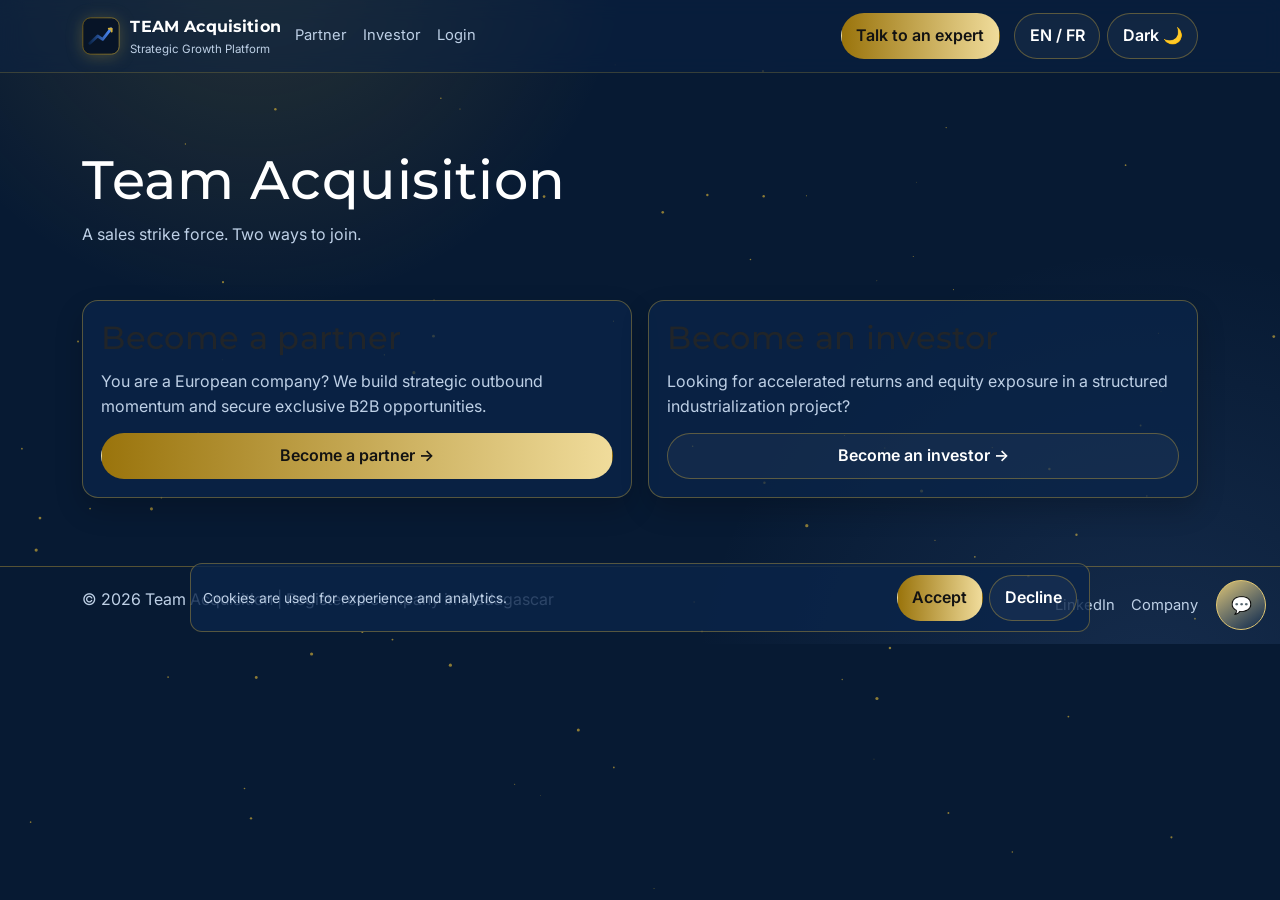
<file: index.html>
<!doctype html>
<html lang="en">
  <head>
    <meta charset="UTF-8" />
    <meta name="viewport" content="width=device-width, initial-scale=1.0" />
    <title>Team Acquisition | Strategic Platform</title>
    <meta name="description" content="Futuristic multilingual business gateway for Team Acquisition." />
    <link
      href="https://cdn.jsdelivr.net/npm/bootstrap@5.3.3/dist/css/bootstrap.min.css"
      rel="stylesheet"
      integrity="sha384-QWTKZyjpPEjISv5WaRU9OFeRpok6YctnYmDr5pNlyT2bRjXh0JMhjY6hW+ALEwIH"
      crossorigin="anonymous"
    />
    <link rel="preconnect" href="https://fonts.googleapis.com" />
    <link rel="preconnect" href="https://fonts.gstatic.com" crossorigin />
    <link href="https://fonts.googleapis.com/css2?family=Inter:wght@400;500;600;700&family=Montserrat:wght@600;700;800&display=swap" rel="stylesheet" />
    <link rel="stylesheet" href="./assets/platform.css" />
  </head>
  <body class="page-enter" data-page="index">
    <canvas id="starfield"></canvas>
    <div class="bg-overlay" aria-hidden="true"></div>

    <header class="site-header">
      <div class="container nav-row">
        <a class="brand" href="./" aria-label="Team Acquisition Home">
          <span class="logo-mark" aria-hidden="true">
            <svg viewBox="0 0 68 68" xmlns="http://www.w3.org/2000/svg">
              <defs>
                <linearGradient id="blueA" x1="0" x2="1">
                  <stop offset="0%" stop-color="#0a254a" />
                  <stop offset="100%" stop-color="#4f8dff" />
                </linearGradient>
                <linearGradient id="goldA" x1="0" x2="1">
                  <stop offset="0%" stop-color="#a87d0a" />
                  <stop offset="100%" stop-color="#d4af37" />
                </linearGradient>
              </defs>
              <rect x="1.5" y="1.5" width="65" height="65" rx="14" fill="#071427" stroke="url(#goldA)" />
              <path d="M14 47 L28 34 L37 40 L52 21" fill="none" stroke="url(#blueA)" stroke-width="5" stroke-linecap="round" stroke-linejoin="round" />
              <path d="M48 21 H53 V26" fill="none" stroke="#d4af37" stroke-width="3.5" stroke-linecap="round" stroke-linejoin="round" />
            </svg>
          </span>
          <span>
            <span class="brand-name">TEAM Acquisition</span>
            <small class="brand-sub" data-i18n="brand_sub">Strategic Growth Platform</small>
          </span>
        </a>

        <nav class="nav-links">
          <a href="./partenaire/" data-i18n="nav_partner">Partner</a>
          <a href="./investors/" data-i18n="nav_investor">Investor</a>
          <a href="./login/" data-i18n="nav_login">Login</a>
        </nav>

        <a class="btn btn-primary nav-cta" href="./partenaire/#form" data-i18n="nav_cta">Talk to an expert</a>

        <div class="utility-toggles">
          <button id="langToggle" class="toggle-btn" type="button">EN / FR</button>
          <button id="themeToggle" class="toggle-btn" type="button">Dark 🌙</button>
        </div>
      </div>
    </header>

    <main>
      <section class="hero container">
        <h1 data-i18n="hero_title">Team Acquisition</h1>
        <p data-i18n="hero_sub">A sales strike force. Two ways to join.</p>
      </section>

      <section class="container">
        <div class="card-grid">
          <article class="card">
            <h2 data-i18n="card_partner_title">Become a partner</h2>
            <p data-i18n="card_partner_desc">
              You are a European company? We build strategic outbound momentum and secure exclusive B2B opportunities.
            </p>
            <a class="btn btn-primary" href="./partenaire/" data-i18n="card_partner_cta">Become a partner →</a>
          </article>

          <article class="card">
            <h2 data-i18n="card_investor_title">Become an investor</h2>
            <p data-i18n="card_investor_desc">
              Looking for accelerated returns and equity exposure in a structured industrialization project?
            </p>
            <a class="btn btn-secondary" href="./investors/" data-i18n="card_investor_cta">Become an investor →</a>
          </article>
        </div>
      </section>
    </main>

    <footer class="footer">
      <div class="container footer-row">
        <p>© <span id="year"></span> <span data-i18n="footer_company">Team Acquisition | Registered company in Madagascar</span></p>
        <div class="nav-links">
          <a href="https://www.linkedin.com/in/wells-todison/" target="_blank" rel="noreferrer">LinkedIn</a>
          <a href="https://www.linkedin.com/company/team-acquisition" target="_blank" rel="noreferrer">Company</a>
        </div>
      </div>
    </footer>

    <script src="./assets/platform.js" defer></script>
    <script src="./assets/chatbot.js" defer></script>
  </body>
</html>
</file>
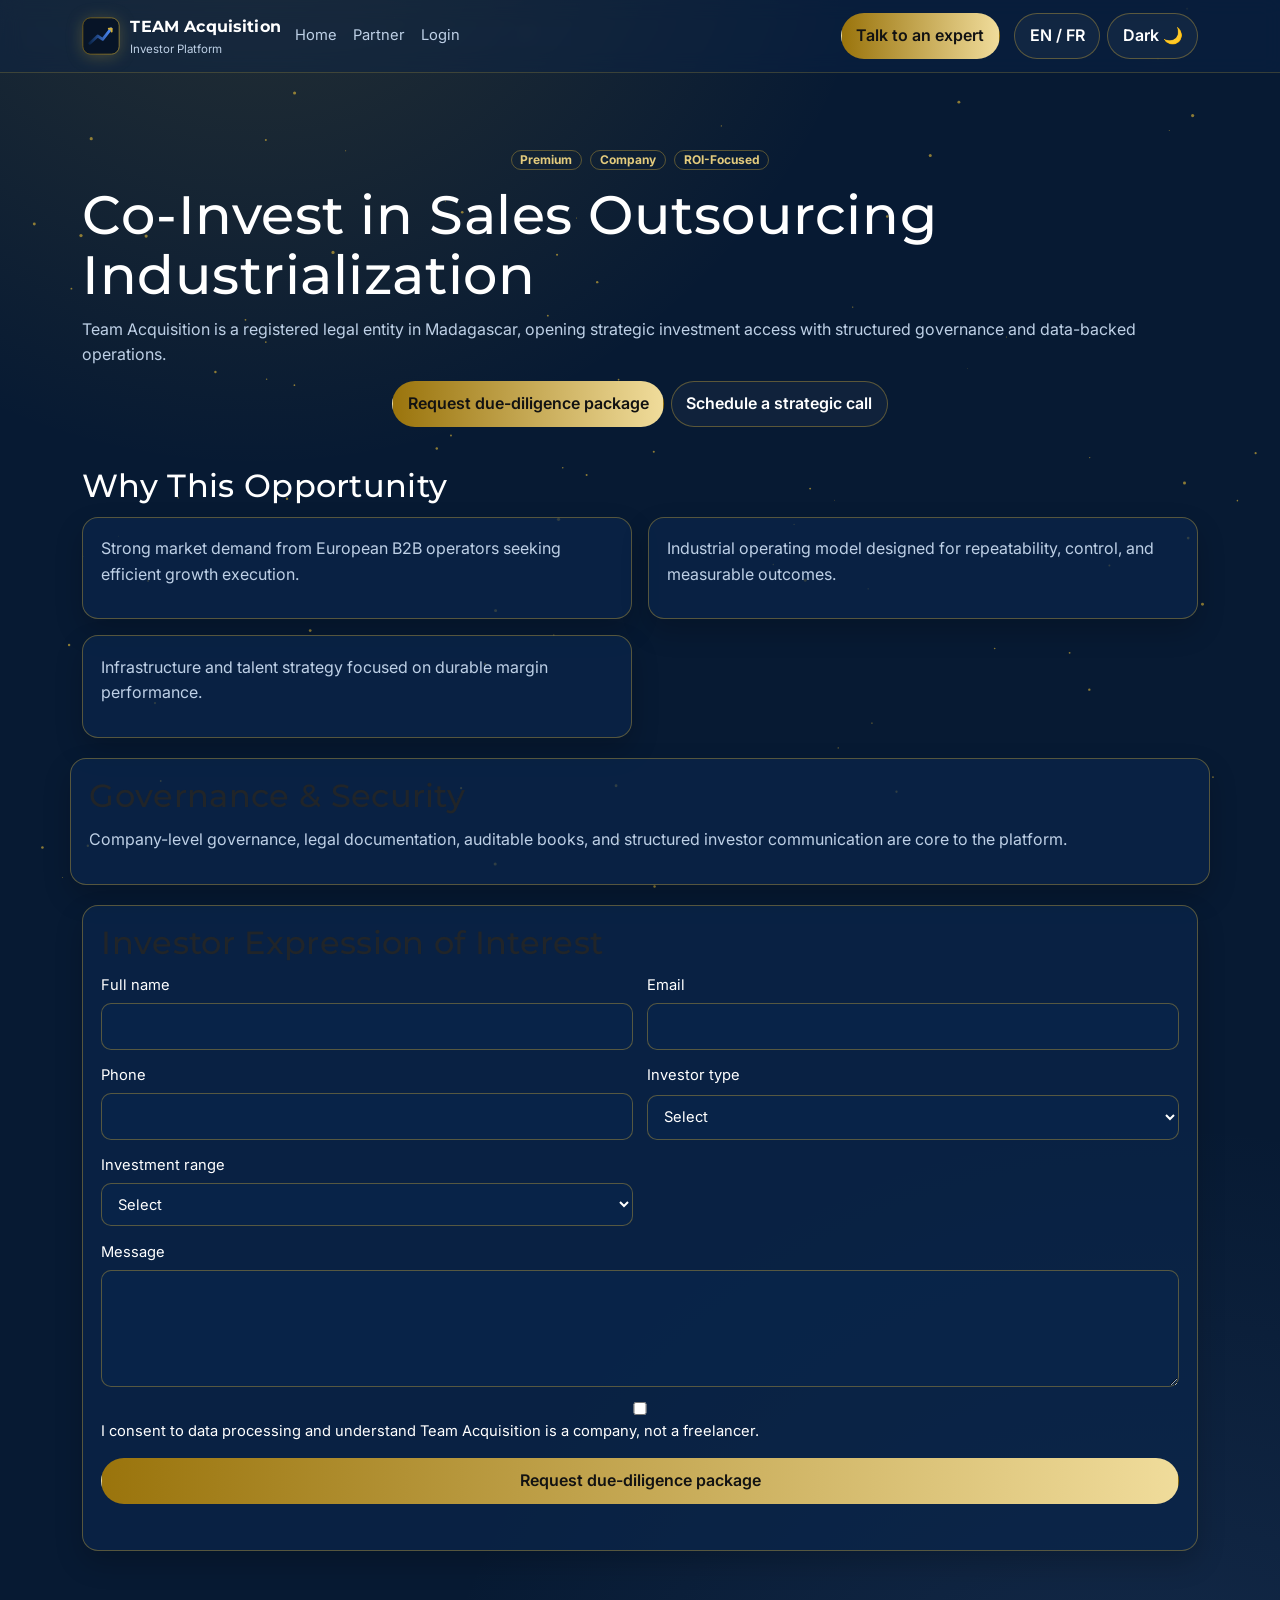
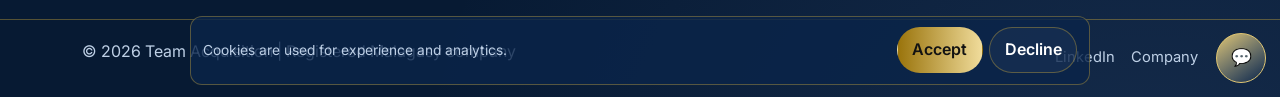
<file: investors/index.html>
<!doctype html>
<html lang="en">
  <head>
    <meta charset="UTF-8" />
    <meta name="viewport" content="width=device-width, initial-scale=1.0" />
    <title>Investors | Team Acquisition</title>
    <meta name="description" content="Investor access page for Team Acquisition strategic industrialization." />
    <link
      href="https://cdn.jsdelivr.net/npm/bootstrap@5.3.3/dist/css/bootstrap.min.css"
      rel="stylesheet"
      integrity="sha384-QWTKZyjpPEjISv5WaRU9OFeRpok6YctnYmDr5pNlyT2bRjXh0JMhjY6hW+ALEwIH"
      crossorigin="anonymous"
    />
    <link rel="preconnect" href="https://fonts.googleapis.com" />
    <link rel="preconnect" href="https://fonts.gstatic.com" crossorigin />
    <link href="https://fonts.googleapis.com/css2?family=Inter:wght@400;500;600;700&family=Montserrat:wght@600;700;800&display=swap" rel="stylesheet" />
    <link rel="stylesheet" href="../assets/platform.css" />
  </head>
  <body class="page-enter" data-page="investors">
    <canvas id="starfield"></canvas>
    <div class="bg-overlay" aria-hidden="true"></div>

    <header class="site-header">
      <div class="container nav-row">
        <a class="brand" href="../">
          <span class="logo-mark" aria-hidden="true">
            <svg viewBox="0 0 68 68" xmlns="http://www.w3.org/2000/svg">
              <defs>
                <linearGradient id="blueA" x1="0" x2="1"><stop offset="0%" stop-color="#0a254a" /><stop offset="100%" stop-color="#4f8dff" /></linearGradient>
                <linearGradient id="goldA" x1="0" x2="1"><stop offset="0%" stop-color="#a87d0a" /><stop offset="100%" stop-color="#d4af37" /></linearGradient>
              </defs>
              <rect x="1.5" y="1.5" width="65" height="65" rx="14" fill="#071427" stroke="url(#goldA)" />
              <path d="M14 47 L28 34 L37 40 L52 21" fill="none" stroke="url(#blueA)" stroke-width="5" stroke-linecap="round" stroke-linejoin="round" />
              <path d="M48 21 H53 V26" fill="none" stroke="#d4af37" stroke-width="3.5" stroke-linecap="round" stroke-linejoin="round" />
            </svg>
          </span>
          <span><span class="brand-name">TEAM Acquisition</span><small class="brand-sub" data-i18n="brand_sub">Investor Platform</small></span>
        </a>

        <nav class="nav-links">
          <a href="../" data-i18n="nav_home">Home</a>
          <a href="../partenaire/" data-i18n="nav_partner">Partner</a>
          <a href="../login/" data-i18n="nav_login">Login</a>
        </nav>

        <a class="btn btn-primary nav-cta" href="mailto:w-todison@t-acquisition.com?subject=Strategic%20Investor%20Call" data-i18n="nav_cta">Talk to an expert</a>

        <div class="utility-toggles">
          <button id="langToggle" class="toggle-btn" type="button">EN / FR</button>
          <button id="themeToggle" class="toggle-btn" type="button">Dark 🌙</button>
        </div>
      </div>
    </header>

    <main>
      <section class="hero container">
        <div class="badge-row">
          <span class="badge" data-i18n="b1">Premium</span>
          <span class="badge" data-i18n="b2">Company</span>
          <span class="badge" data-i18n="b3">ROI-Focused</span>
        </div>
        <h1 data-i18n="hero_title">Co-Invest in Sales Outsourcing Industrialization</h1>
        <p data-i18n="hero_sub">Team Acquisition is a registered legal entity in Madagascar, opening strategic investment access with structured governance and data-backed operations.</p>
        <div class="utility-toggles" style="justify-content:center;">
          <a class="btn btn-primary" href="#form" data-i18n="hero_cta_1">Request due-diligence package</a>
          <a class="btn btn-secondary" href="mailto:w-todison@t-acquisition.com?subject=Strategic%20Investor%20Call" data-i18n="hero_cta_2">Schedule a strategic call</a>
        </div>
      </section>

      <section class="container">
        <h2 data-i18n="op_title">Why This Opportunity</h2>
        <div class="card-grid">
          <article class="card"><p data-i18n="op_a">Strong market demand from European B2B operators seeking efficient growth execution.</p></article>
          <article class="card"><p data-i18n="op_b">Industrial operating model designed for repeatability, control, and measurable outcomes.</p></article>
          <article class="card"><p data-i18n="op_c">Infrastructure and talent strategy focused on durable margin performance.</p></article>
        </div>
      </section>

      <section class="container card">
        <h2 data-i18n="sec_title">Governance & Security</h2>
        <p data-i18n="sec_desc">Company-level governance, legal documentation, auditable books, and structured investor communication are core to the platform.</p>
      </section>

      <section id="form" class="container">
        <div class="card">
          <h2 data-i18n="form_title">Investor Expression of Interest</h2>
          <form id="investorForm" class="form-grid">
            <label><span data-i18n="f_name">Full name</span><input id="investorName" name="fullName" required /></label>
            <label><span data-i18n="f_email">Email</span><input id="investorEmail" name="email" type="email" required /></label>
            <label><span data-i18n="f_phone">Phone</span><input id="investorPhone" name="phone" required /></label>
            <label>
              <span data-i18n="f_type">Investor type</span>
              <select id="investorType" name="investorType" required>
                <option value="" data-i18n="f_type_0">Select</option>
                <option data-i18n="f_type_1">Angel</option>
                <option data-i18n="f_type_2">Fund</option>
                <option data-i18n="f_type_3">Family office</option>
                <option data-i18n="f_type_4">Other</option>
              </select>
            </label>
            <label>
              <span data-i18n="f_amount">Investment range</span>
              <select id="amount" name="investmentAmount" required>
                <option value="" data-i18n="f_amount_0">Select</option>
                <option data-i18n="f_amount_1">EUR24,700</option>
                <option data-i18n="f_amount_2">EUR49,400</option>
                <option data-i18n="f_amount_3">Custom amount</option>
              </select>
            </label>
            <label class="full"><span data-i18n="f_msg">Message</span><textarea id="message" name="message" rows="4" required></textarea></label>
            <label class="full"><input id="gdprInvestor" name="gdprConsent" type="checkbox" required /> <span data-i18n="f_consent">I consent to data processing and understand Team Acquisition is a company, not a freelancer.</span></label>
            <button class="btn btn-primary full" type="submit" data-i18n="f_submit">Request due-diligence package</button>
            <p class="form-status full"></p>
          </form>
        </div>
      </section>
    </main>

    <footer class="footer">
      <div class="container footer-row">
        <p>© <span id="year"></span> <span data-i18n="footer_company">Team Acquisition | Registered Malagasy company</span></p>
        <div class="nav-links">
          <a href="https://www.linkedin.com/in/wells-todison/" target="_blank" rel="noreferrer">LinkedIn</a>
          <a href="https://www.linkedin.com/company/team-acquisition" target="_blank" rel="noreferrer">Company</a>
        </div>
      </div>
    </footer>

    <script src="../assets/forms.js" defer></script>
    <script src="../assets/platform.js" defer></script>
    <script src="../assets/chatbot.js" defer></script>
  </body>
</html>
</file>
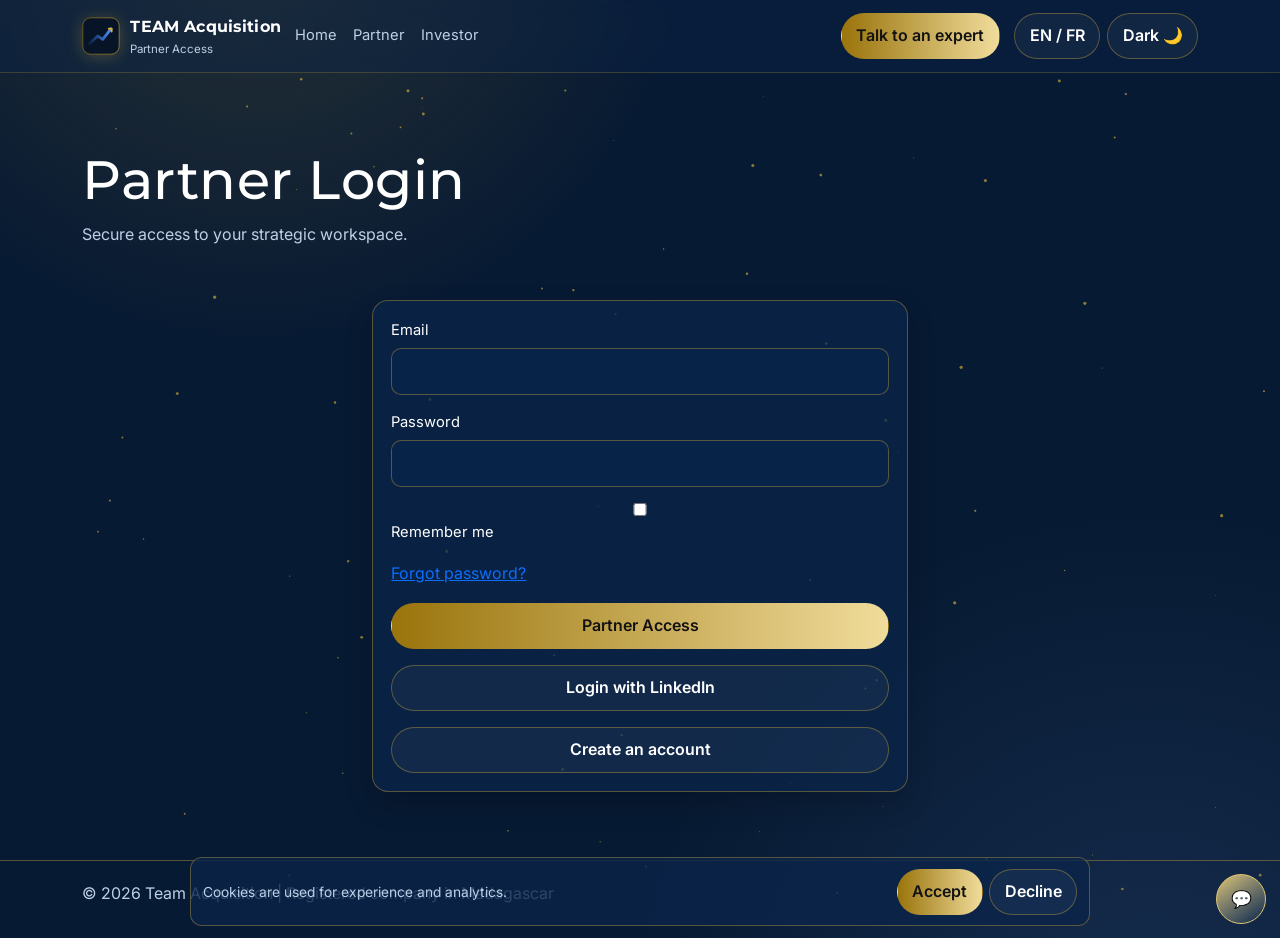
<file: login/index.html>
<!doctype html>
<html lang="en">
  <head>
    <meta charset="UTF-8" />
    <meta name="viewport" content="width=device-width, initial-scale=1.0" />
    <title>Partner Login | Team Acquisition</title>
    <meta name="description" content="Partner access portal for Team Acquisition." />
    <link
      href="https://cdn.jsdelivr.net/npm/bootstrap@5.3.3/dist/css/bootstrap.min.css"
      rel="stylesheet"
      integrity="sha384-QWTKZyjpPEjISv5WaRU9OFeRpok6YctnYmDr5pNlyT2bRjXh0JMhjY6hW+ALEwIH"
      crossorigin="anonymous"
    />
    <link rel="preconnect" href="https://fonts.googleapis.com" />
    <link rel="preconnect" href="https://fonts.gstatic.com" crossorigin />
    <link href="https://fonts.googleapis.com/css2?family=Inter:wght@400;500;600;700&family=Montserrat:wght@600;700;800&display=swap" rel="stylesheet" />
    <link rel="stylesheet" href="../assets/platform.css" />
  </head>
  <body class="page-enter" data-page="login">
    <canvas id="starfield"></canvas>
    <div class="bg-overlay" aria-hidden="true"></div>

    <header class="site-header">
      <div class="container nav-row">
        <a class="brand" href="../">
          <span class="logo-mark" aria-hidden="true">
            <svg viewBox="0 0 68 68" xmlns="http://www.w3.org/2000/svg">
              <defs>
                <linearGradient id="blueA" x1="0" x2="1"><stop offset="0%" stop-color="#0a254a" /><stop offset="100%" stop-color="#4f8dff" /></linearGradient>
                <linearGradient id="goldA" x1="0" x2="1"><stop offset="0%" stop-color="#a87d0a" /><stop offset="100%" stop-color="#d4af37" /></linearGradient>
              </defs>
              <rect x="1.5" y="1.5" width="65" height="65" rx="14" fill="#071427" stroke="url(#goldA)" />
              <path d="M14 47 L28 34 L37 40 L52 21" fill="none" stroke="url(#blueA)" stroke-width="5" stroke-linecap="round" stroke-linejoin="round" />
              <path d="M48 21 H53 V26" fill="none" stroke="#d4af37" stroke-width="3.5" stroke-linecap="round" stroke-linejoin="round" />
            </svg>
          </span>
          <span><span class="brand-name">TEAM Acquisition</span><small class="brand-sub" data-i18n="brand_sub">Partner Access</small></span>
        </a>

        <nav class="nav-links">
          <a href="../" data-i18n="nav_home">Home</a>
          <a href="../partenaire/" data-i18n="nav_partner">Partner</a>
          <a href="../investors/" data-i18n="nav_investor">Investor</a>
        </nav>

        <a class="btn btn-primary nav-cta" href="mailto:w-todison@t-acquisition.com?subject=Partner%20Access%20Assistance" data-i18n="nav_cta">Talk to an expert</a>

        <div class="utility-toggles">
          <button id="langToggle" class="toggle-btn" type="button">EN / FR</button>
          <button id="themeToggle" class="toggle-btn" type="button">Dark 🌙</button>
        </div>
      </div>
    </header>

    <main>
      <section class="container hero">
        <h1 data-i18n="hero_title">Partner Login</h1>
        <p data-i18n="hero_sub">Secure access to your strategic workspace.</p>
      </section>

      <section class="container" style="max-width: 560px;">
        <div class="card">
          <form class="stack">
            <label>
              <span data-i18n="f_email">Email</span>
              <input type="email" required />
            </label>
            <label>
              <span data-i18n="f_password">Password</span>
              <input type="password" required />
            </label>
            <label><input type="checkbox" /> <span data-i18n="remember">Remember me</span></label>
            <a href="mailto:w-todison@t-acquisition.com?subject=Password%20Reset" data-i18n="forgot">Forgot password?</a>
            <button class="btn btn-primary" type="button" data-i18n="login_btn">Partner Access</button>
            <a class="btn btn-secondary" href="https://www.linkedin.com/in/wells-todison/" target="_blank" rel="noreferrer" data-i18n="linkedin_btn">Login with LinkedIn</a>
            <a class="btn btn-secondary" href="../partenaire/" data-i18n="create_btn">Create an account</a>
          </form>
        </div>
      </section>
    </main>

    <footer class="footer">
      <div class="container footer-row">
        <p>© <span id="year"></span> <span data-i18n="footer_company">Team Acquisition | Registered company in Madagascar</span></p>
      </div>
    </footer>

    <script src="../assets/platform.js" defer></script>
    <script src="../assets/chatbot.js" defer></script>
  </body>
</html>
</file>
<file: assets/platform.css>
:root {
  --bg: #071a33;
  --bg-soft: #0a254a;
  --panel: rgba(10, 37, 74, 0.7);
  --panel-strong: rgba(10, 37, 74, 0.88);
  --text: #ffffff;
  --muted: #bed0e6;
  --accent: #d4af37;
  --line: rgba(212, 175, 55, 0.38);
  --hover-glow: rgba(212, 175, 55, 0.25);
}

/* Bootstrap override baseline */
.row {
  --bs-gutter-x: 1.2rem;
  --bs-gutter-y: 1.2rem;
}

html[data-theme="light"] {
  --bg: #f4f7fc;
  --bg-soft: #ffffff;
  --panel: rgba(255, 255, 255, 0.82);
  --panel-strong: rgba(255, 255, 255, 0.94);
  --text: #0a254a;
  --muted: #39577e;
  --accent: #0a254a;
  --line: rgba(10, 37, 74, 0.25);
  --hover-glow: rgba(10, 37, 74, 0.18);
}

* { box-sizing: border-box; }
html, body { margin: 0; padding: 0; }
html { scroll-behavior: smooth; }
body {
  font-family: Inter, Arial, sans-serif;
  color: var(--text);
  background: var(--bg);
  line-height: 1.6;
  overflow-x: hidden;
}

body.page-enter {
  opacity: 0;
  transform: translateY(8px);
}
body.page-enter.page-ready {
  opacity: 1;
  transform: translateY(0);
  transition: opacity 0.55s ease, transform 0.55s ease;
}

#starfield {
  position: fixed;
  inset: 0;
  z-index: -2;
}

.bg-overlay {
  position: fixed;
  inset: 0;
  z-index: -1;
  background:
    radial-gradient(circle at 20% -10%, rgba(212, 175, 55, 0.17), transparent 30%),
    radial-gradient(circle at 90% 110%, rgba(100, 142, 212, 0.16), transparent 34%);
}

.container {
  width: min(1160px, calc(100% - 2.2rem));
  margin: 0 auto;
}

.site-header {
  position: sticky;
  top: 0;
  z-index: 50;
  border-bottom: 1px solid color-mix(in srgb, var(--line) 60%, transparent);
  background: color-mix(in srgb, var(--bg-soft) 40%, transparent);
  backdrop-filter: blur(10px);
  transition: background 0.28s ease, border-color 0.28s ease, box-shadow 0.28s ease;
}

.site-header.is-solid {
  background: color-mix(in srgb, var(--bg-soft) 88%, transparent);
  border-bottom-color: var(--line);
  box-shadow: 0 8px 24px rgba(0, 0, 0, 0.22);
}

.nav-row {
  display: flex;
  align-items: center;
  gap: 0.9rem;
  min-height: 72px;
}

.brand {
  color: var(--text);
  text-decoration: none;
  display: inline-flex;
  align-items: center;
  gap: 0.65rem;
}

.logo-mark {
  width: 38px;
  height: 38px;
  filter: drop-shadow(0 2px 8px rgba(212, 175, 55, 0.28));
}

.brand-name {
  font-family: Montserrat, Inter, sans-serif;
  font-weight: 700;
  letter-spacing: 0.01em;
}
.brand-sub {
  display: block;
  color: var(--muted);
  font-size: 0.72rem;
}

.nav-links {
  display: flex;
  gap: 1rem;
}
.nav-links a {
  color: var(--muted);
  text-decoration: none;
  font-size: 0.92rem;
}
.nav-links a:hover { color: var(--text); }

.utility-toggles {
  display: flex;
  align-items: center;
  gap: 0.45rem;
}

.nav-cta {
  margin-left: auto;
}

.toggle-btn, .btn {
  border: 1px solid var(--line);
  border-radius: 999px;
  background: rgba(255, 255, 255, 0.04);
  color: var(--text);
  padding: 0.58rem 0.9rem;
  font: inherit;
  font-weight: 600;
  cursor: pointer;
  text-decoration: none;
  display: inline-flex;
  align-items: center;
  justify-content: center;
  transition: transform 0.2s ease, box-shadow 0.2s ease, border-color 0.2s ease;
}
.toggle-btn:hover, .btn:hover {
  transform: translateY(-1px);
  border-color: color-mix(in srgb, var(--accent) 65%, white);
  box-shadow: 0 0 0 1px var(--hover-glow), 0 8px 20px rgba(0, 0, 0, 0.25);
}

.btn-primary {
  background: linear-gradient(90deg, #9a740c, #f0dc9b);
  color: #121212;
  border-color: transparent;
}
.btn-secondary {
  background: rgba(255, 255, 255, 0.04);
}

main { padding: 2.2rem 0 3rem; }
section { padding: 1.25rem 0; }
h1, h2, h3 {
  margin: 0 0 0.7rem;
  font-family: Montserrat, Inter, sans-serif;
  letter-spacing: 0.01em;
}
h1 { font-size: clamp(2rem, 5vw, 3.35rem); line-height: 1.13; }
h2 { font-size: clamp(1.35rem, 3.5vw, 2rem); }
p { margin: 0 0 0.8rem; color: var(--muted); }

.hero {
  text-align: left;
  padding-top: 2.6rem;
}

.hero-media {
  border: 1px solid var(--line);
  border-radius: 14px;
  overflow: hidden;
  background: var(--panel);
  box-shadow: 0 14px 30px rgba(0, 0, 0, 0.22);
}

.hero-media video {
  width: 100%;
  height: 100%;
  min-height: 280px;
  object-fit: cover;
}

.badge-row {
  display: flex;
  justify-content: center;
  gap: 0.5rem;
  flex-wrap: wrap;
  margin-bottom: 0.9rem;
}
.badge {
  border: 1px solid var(--line);
  border-radius: 999px;
  padding: 0.2rem 0.55rem;
  font-size: 0.75rem;
  color: color-mix(in srgb, var(--accent) 65%, var(--text));
}

.card-grid {
  display: grid;
  grid-template-columns: repeat(2, minmax(0, 1fr));
  gap: 1rem;
}
.card {
  border: 1px solid var(--line);
  border-radius: 16px;
  padding: 1.15rem;
  background: var(--panel);
  box-shadow: 0 12px 28px rgba(0, 0, 0, 0.2);
  transition: transform 0.22s ease, box-shadow 0.22s ease, border-color 0.22s ease;
}

.icon-chip {
  width: 46px;
  height: 46px;
  border-radius: 12px;
  display: inline-flex;
  align-items: center;
  justify-content: center;
  border: 1px solid var(--line);
  color: color-mix(in srgb, var(--accent) 65%, var(--text));
  margin-bottom: 0.55rem;
}
.card:hover {
  transform: translateY(-2px);
  box-shadow: 0 18px 34px rgba(0, 0, 0, 0.25), 0 0 24px var(--hover-glow);
  border-color: color-mix(in srgb, var(--accent) 70%, #ffffff);
}

.stack {
  display: grid;
  gap: 1rem;
}

.seo-stack {
  gap: 1.1rem;
}

.seo-block p {
  line-height: 1.75;
}

.form-grid {
  display: grid;
  gap: 0.9rem;
  grid-template-columns: repeat(2, minmax(0, 1fr));
}
label {
  display: grid;
  gap: 0.35rem;
  color: var(--text);
  font-size: 0.92rem;
}
input, select, textarea {
  width: 100%;
  border-radius: 10px;
  border: 1px solid var(--line);
  background: color-mix(in srgb, var(--panel-strong) 90%, transparent);
  color: var(--text);
  padding: 0.66rem 0.72rem;
  font: inherit;
}
input:focus, select:focus, textarea:focus {
  outline: none;
  border-color: color-mix(in srgb, var(--accent) 60%, #ffffff);
  box-shadow: 0 0 0 2px color-mix(in srgb, var(--accent) 30%, transparent);
}

.full { grid-column: 1 / -1; }

.carousel-shell {
  overflow: hidden;
  border: 1px solid var(--line);
  border-radius: 14px;
  background: var(--panel);
}
.carousel-track {
  display: flex;
  width: max-content;
  animation: journey-slide 30s linear infinite;
  will-change: transform;
}
.journey-card {
  width: min(300px, 74vw);
  margin: 0.8rem 0.5rem;
}
@keyframes journey-slide {
  from { transform: translateX(0); }
  to { transform: translateX(-50%); }
}

.footer {
  border-top: 1px solid var(--line);
  padding: 1.2rem 0;
  color: var(--muted);
}
.footer-row {
  display: flex;
  align-items: center;
  justify-content: space-between;
  gap: 0.8rem;
  flex-wrap: wrap;
}

.reveal-on-scroll {
  opacity: 0;
  transform: translateY(18px);
  transition: opacity 0.62s ease, transform 0.62s ease;
}
.reveal-on-scroll.is-visible {
  opacity: 1;
  transform: translateY(0);
}

/* Cookie + chatbot */
.cookie-banner {
  position: fixed;
  left: 50%;
  bottom: 12px;
  transform: translateX(-50%);
  width: min(900px, calc(100% - 1rem));
  z-index: 72;
  border: 1px solid var(--line);
  border-radius: 12px;
  background: color-mix(in srgb, var(--panel-strong) 92%, transparent);
  padding: 0.65rem 0.75rem;
  display: flex;
  align-items: center;
  justify-content: space-between;
  gap: 0.6rem;
}
.cookie-banner p { margin: 0; font-size: 0.86rem; }
.cookie-actions { display: flex; gap: 0.4rem; }

.ta-chat-toggle {
  position: fixed;
  right: 14px;
  bottom: 14px;
  width: 50px;
  height: 50px;
  border-radius: 999px;
  border: 1px solid color-mix(in srgb, var(--accent) 70%, #ffffff);
  background: linear-gradient(145deg, color-mix(in srgb, var(--accent) 70%, #ffffff), var(--bg-soft));
  color: #fff;
  font-size: 1.05rem;
  z-index: 78;
}
.ta-chat-welcome {
  position: fixed;
  right: 14px;
  bottom: 74px;
  z-index: 77;
  max-width: 280px;
  border: 1px solid var(--line);
  border-radius: 10px;
  background: color-mix(in srgb, var(--panel-strong) 96%, transparent);
  padding: 0.55rem 0.7rem;
  font-size: 0.82rem;
  opacity: 0;
  transform: translateY(8px);
  transition: opacity 0.35s ease, transform 0.35s ease;
}
.ta-chat-welcome.show { opacity: 1; transform: translateY(0); }
.ta-chat-box {
  position: fixed;
  right: 14px;
  bottom: 72px;
  width: min(360px, calc(100% - 1rem));
  z-index: 79;
  border: 1px solid var(--line);
  border-radius: 12px;
  overflow: hidden;
  background: color-mix(in srgb, var(--panel-strong) 96%, transparent);
  box-shadow: 0 20px 35px rgba(0, 0, 0, 0.32);
  display: none;
}
.ta-chat-box.open { display: block; }
.ta-chat-header { padding: 0.7rem; font-weight: 600; border-bottom: 1px solid var(--line); }
.ta-chat-log { max-height: 260px; overflow: auto; padding: 0.7rem; font-size: 0.84rem; }
.ta-line { margin: 0 0 0.5rem; }
.ta-bot strong { color: color-mix(in srgb, var(--accent) 70%, #ffffff); }
.ta-user strong { color: #9ec3ff; }
.ta-chat-input-row { display: flex; gap: 0.45rem; padding: 0.7rem; border-top: 1px solid var(--line); }
.ta-chat-input-row input { flex: 1; }
.ta-chat-input-row button {
  border: 1px solid var(--line);
  border-radius: 8px;
  background: linear-gradient(90deg, #9a740c, #f0dc9b);
  color: #111;
  font-weight: 700;
  padding: 0 0.75rem;
}

@media (max-width: 900px) {
  .card-grid { grid-template-columns: 1fr; }
  .form-grid { grid-template-columns: 1fr; }
}

@media (max-width: 780px) {
  .nav-links { display: none; }
  .brand-sub { display: none; }
  .utility-toggles { margin-left: 0; }
  .nav-cta { display: none; }
  .cookie-banner {
    flex-direction: column;
    align-items: flex-start;
  }
  .ta-chat-toggle {
    width: 44px;
    height: 44px;
    bottom: 10px;
    right: 10px;
  }
  .ta-chat-box { right: 10px; width: min(330px, calc(100% - 12px)); }
  .ta-chat-welcome { right: 10px; max-width: 248px; }

  .seo-block {
    padding: 1rem;
  }

  .seo-block p {
    line-height: 1.8;
  }
}
</file>
